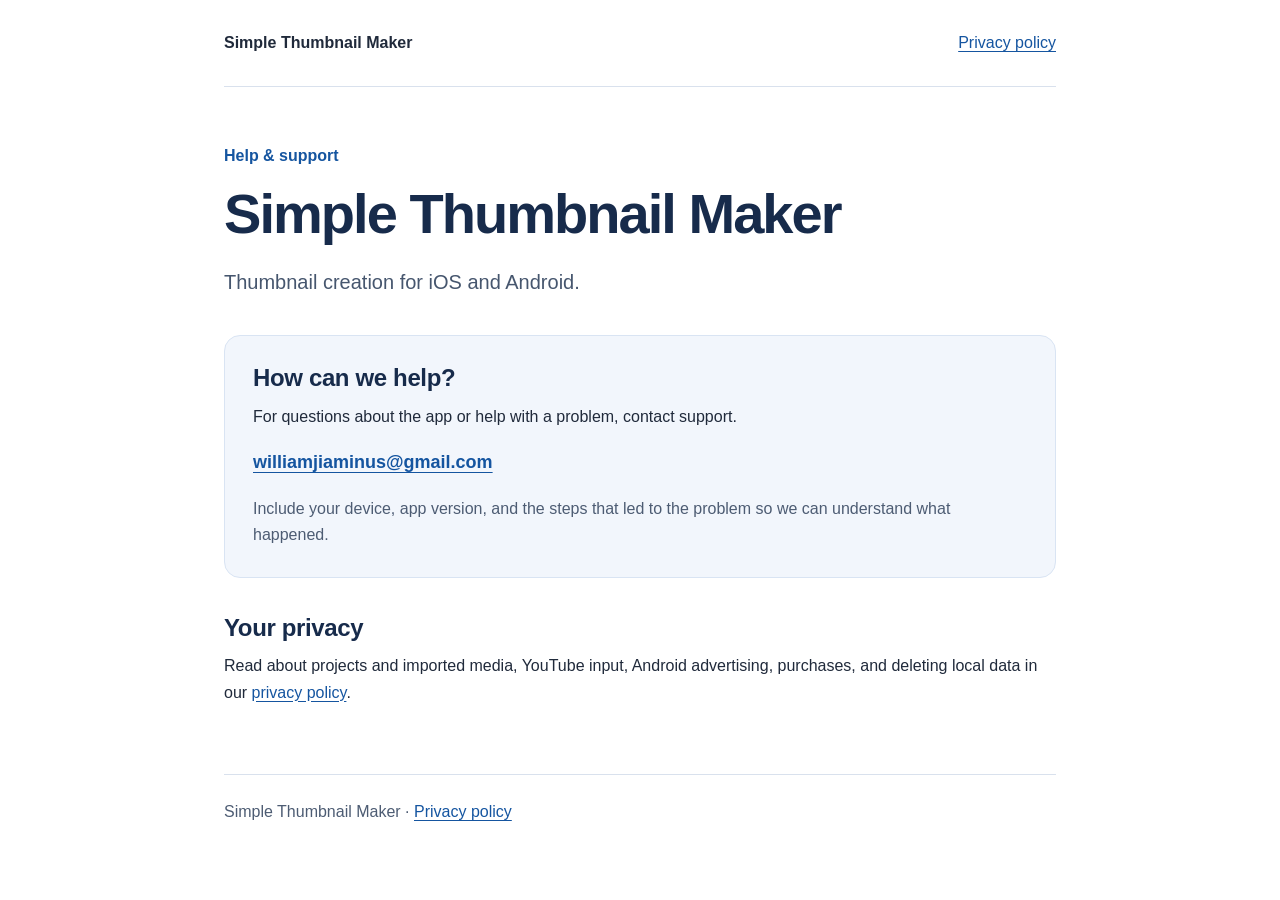
<file: index.html>
<!doctype html>
<html lang="en">
<head>
  <meta charset="utf-8">
  <meta name="viewport" content="width=device-width, initial-scale=1">
  <title>Simple Thumbnail Maker for iOS &amp; Android | Support</title>
  <meta name="description" content="Support for Simple Thumbnail Maker on iOS and Android. Find contact information, privacy details, and help with thumbnail creation.">
  <link rel="canonical" href="https://williamjiamin.github.io/ThumbnailMaker/">
  <meta property="og:type" content="website">
  <meta property="og:site_name" content="Simple Thumbnail Maker">
  <meta property="og:title" content="Simple Thumbnail Maker | Support">
  <meta property="og:description" content="Thumbnail creation for iOS and Android. Get support and read our privacy policy.">
  <meta property="og:url" content="https://williamjiamin.github.io/ThumbnailMaker/">
  <link rel="stylesheet" href="styles.css">
</head>
<body>
  <a class="skip-link" href="#main">Skip to content</a>
  <header class="site-header">
    <a class="brand" href="./" aria-current="page">Simple Thumbnail Maker</a>
    <nav aria-label="Main navigation"><a href="privacy.html">Privacy policy</a></nav>
  </header>
  <main id="main">
    <p class="eyebrow">Help &amp; support</p>
    <h1>Simple Thumbnail Maker</h1>
    <p class="intro">Thumbnail creation for iOS and Android.</p>
    <section class="support-panel" aria-labelledby="support-heading">
      <h2 id="support-heading">How can we help?</h2>
      <p>For questions about the app or help with a problem, contact support.</p>
      <p><a class="contact" href="mailto:williamjiaminus@gmail.com">williamjiaminus@gmail.com</a></p>
      <p class="detail">Include your device, app version, and the steps that led to the problem so we can understand what happened.</p>
    </section>
    <section aria-labelledby="privacy-heading">
      <h2 id="privacy-heading">Your privacy</h2>
      <p>Read about projects and imported media, YouTube input, Android advertising, purchases, and deleting local data in our <a href="privacy.html">privacy policy</a>.</p>
    </section>
  </main>
  <footer><p>Simple Thumbnail Maker · <a href="privacy.html">Privacy policy</a></p></footer>
</body>
</html>
</file>
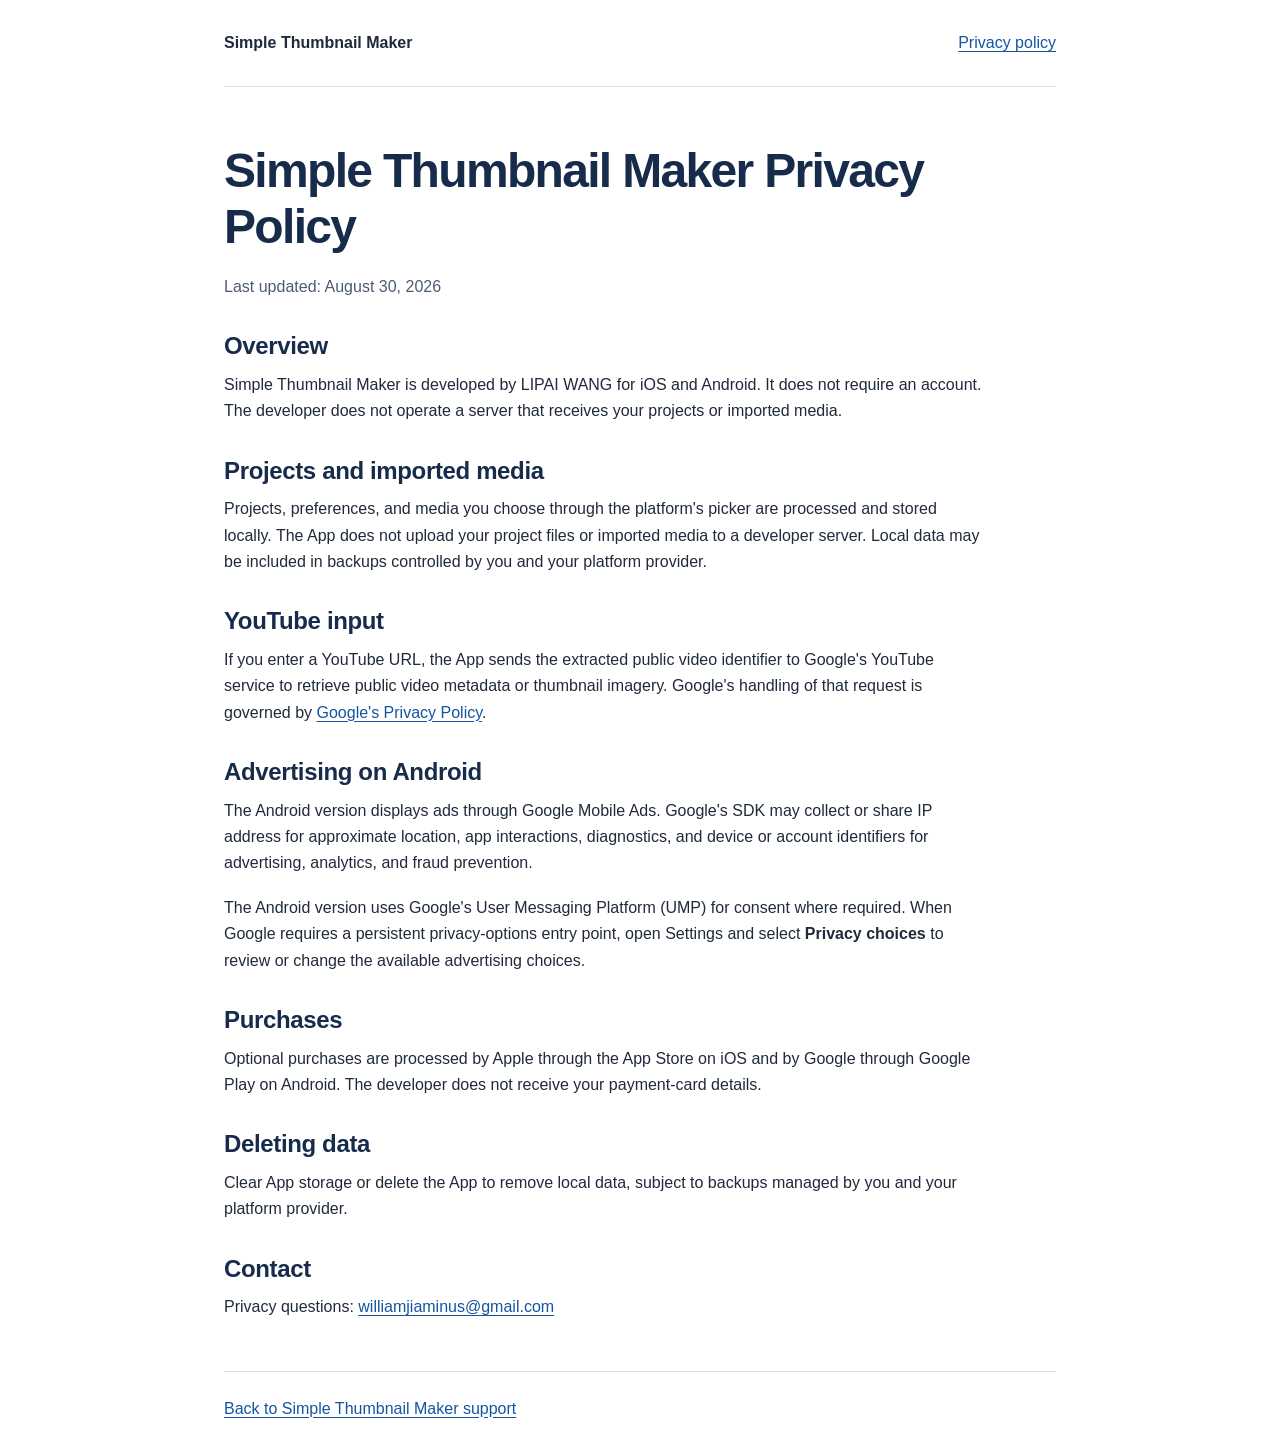
<file: privacy.html>
<!doctype html>
<html lang="en">
<head>
  <meta charset="utf-8">
  <meta name="viewport" content="width=device-width, initial-scale=1">
  <title>Simple Thumbnail Maker Privacy Policy</title>
  <meta name="description" content="Read the Simple Thumbnail Maker privacy policy for iOS and Android, including local projects, YouTube input, advertising, purchases, and deleting data.">
  <link rel="canonical" href="https://williamjiamin.github.io/ThumbnailMaker/privacy.html">
  <meta property="og:type" content="website">
  <meta property="og:site_name" content="Simple Thumbnail Maker">
  <meta property="og:title" content="Simple Thumbnail Maker Privacy Policy">
  <meta property="og:description" content="How Simple Thumbnail Maker handles local projects, imported media, YouTube input, advertising, and purchases.">
  <meta property="og:url" content="https://williamjiamin.github.io/ThumbnailMaker/privacy.html">
  <link rel="stylesheet" href="styles.css">
</head>
<body>
  <a class="skip-link" href="#main">Skip to content</a>
  <header class="site-header">
    <a class="brand" href="./">Simple Thumbnail Maker</a>
    <nav aria-label="Main navigation"><a href="privacy.html" aria-current="page">Privacy policy</a></nav>
  </header>
  <main id="main" class="policy">
  <h1>Simple Thumbnail Maker Privacy Policy</h1>
  <p class="updated">Last updated: August 30, 2026</p>
  <h2>Overview</h2>
  <p>Simple Thumbnail Maker is developed by LIPAI WANG for iOS and Android. It does not require an account. The developer does not operate a server that receives your projects or imported media.</p>
  <h2>Projects and imported media</h2>
  <p>Projects, preferences, and media you choose through the platform's picker are processed and stored locally. The App does not upload your project files or imported media to a developer server. Local data may be included in backups controlled by you and your platform provider.</p>
  <h2>YouTube input</h2>
  <p>If you enter a YouTube URL, the App sends the extracted public video identifier to Google's YouTube service to retrieve public video metadata or thumbnail imagery. Google's handling of that request is governed by <a href="https://policies.google.com/privacy">Google's Privacy Policy</a>.</p>
  <h2>Advertising on Android</h2>
  <p>The Android version displays ads through Google Mobile Ads. Google's SDK may collect or share IP address for approximate location, app interactions, diagnostics, and device or account identifiers for advertising, analytics, and fraud prevention.</p>
  <p>The Android version uses Google's User Messaging Platform (UMP) for consent where required. When Google requires a persistent privacy-options entry point, open Settings and select <strong>Privacy choices</strong> to review or change the available advertising choices.</p>
  <h2>Purchases</h2>
  <p>Optional purchases are processed by Apple through the App Store on iOS and by Google through Google Play on Android. The developer does not receive your payment-card details.</p>
  <h2>Deleting data</h2>
  <p>Clear App storage or delete the App to remove local data, subject to backups managed by you and your platform provider.</p>
  <h2>Contact</h2>
  <p>Privacy questions: <a href="mailto:williamjiaminus@gmail.com">williamjiaminus@gmail.com</a></p>
  </main>
  <footer><p><a href="./">Back to Simple Thumbnail Maker support</a></p></footer>
</body>
</html>
</file>
<file: styles.css>
:root {
  color-scheme: light;
  font-family: -apple-system, BlinkMacSystemFont, "Segoe UI", sans-serif;
  color: #202a3b;
  background: #fff;
  line-height: 1.65;
  -webkit-text-size-adjust: 100%;
}
* { box-sizing: border-box; }
body { max-width: 880px; margin: 0 auto; padding: 0 24px; }
a { color: #1555a0; text-underline-offset: .2em; overflow-wrap: anywhere; }
a:hover { color: #103d75; }
a:focus-visible { outline: 3px solid #1555a0; outline-offset: 5px; border-radius: 2px; }
.skip-link { position: absolute; top: -100px; left: 24px; padding: 12px; background: #fff; z-index: 1; }
.skip-link:focus { top: 12px; }
.site-header { display: flex; flex-wrap: wrap; justify-content: space-between; align-items: center; gap: 12px 24px; border-bottom: 1px solid #d9e1ed; padding: 24px 0; }
.brand { color: #202a3b; font-weight: 700; text-decoration: none; }
nav a { display: inline-block; padding: 6px 0; }
main { padding: 56px 0 32px; }
h1, h2 { line-height: 1.15; color: #172b4b; }
h1 { font-size: clamp(2rem, 6vw, 3.5rem); letter-spacing: -.035em; margin: 0 0 20px; overflow-wrap: anywhere; }
h2 { font-size: 1.5rem; letter-spacing: -.015em; margin: 0 0 12px; }
p { margin: 0 0 18px; }
.eyebrow { font-weight: 600; color: #1555a0; margin-bottom: 12px; }
.intro { font-size: 1.25rem; color: #46566e; margin-bottom: 36px; }
section { margin-bottom: 36px; }
.support-panel { background: #f2f6fc; border: 1px solid #d9e4f3; border-radius: 16px; padding: 28px; }
.support-panel p:last-child { margin-bottom: 0; }
.contact { font-size: 1.125rem; font-weight: 600; }
.detail, .updated { color: #4d5c73; }
.policy { max-width: 760px; }
.policy h1 { font-size: clamp(2rem, 5vw, 3rem); }
.policy h2 { margin-top: 32px; }
footer { border-top: 1px solid #d9e1ed; padding: 24px 0; color: #4d5c73; }
footer p { margin: 0; }
@media (max-width: 480px) {
  body { padding: 0 20px; }
  main { padding-top: 36px; }
  .support-panel { padding: 20px; }
}
</file>
